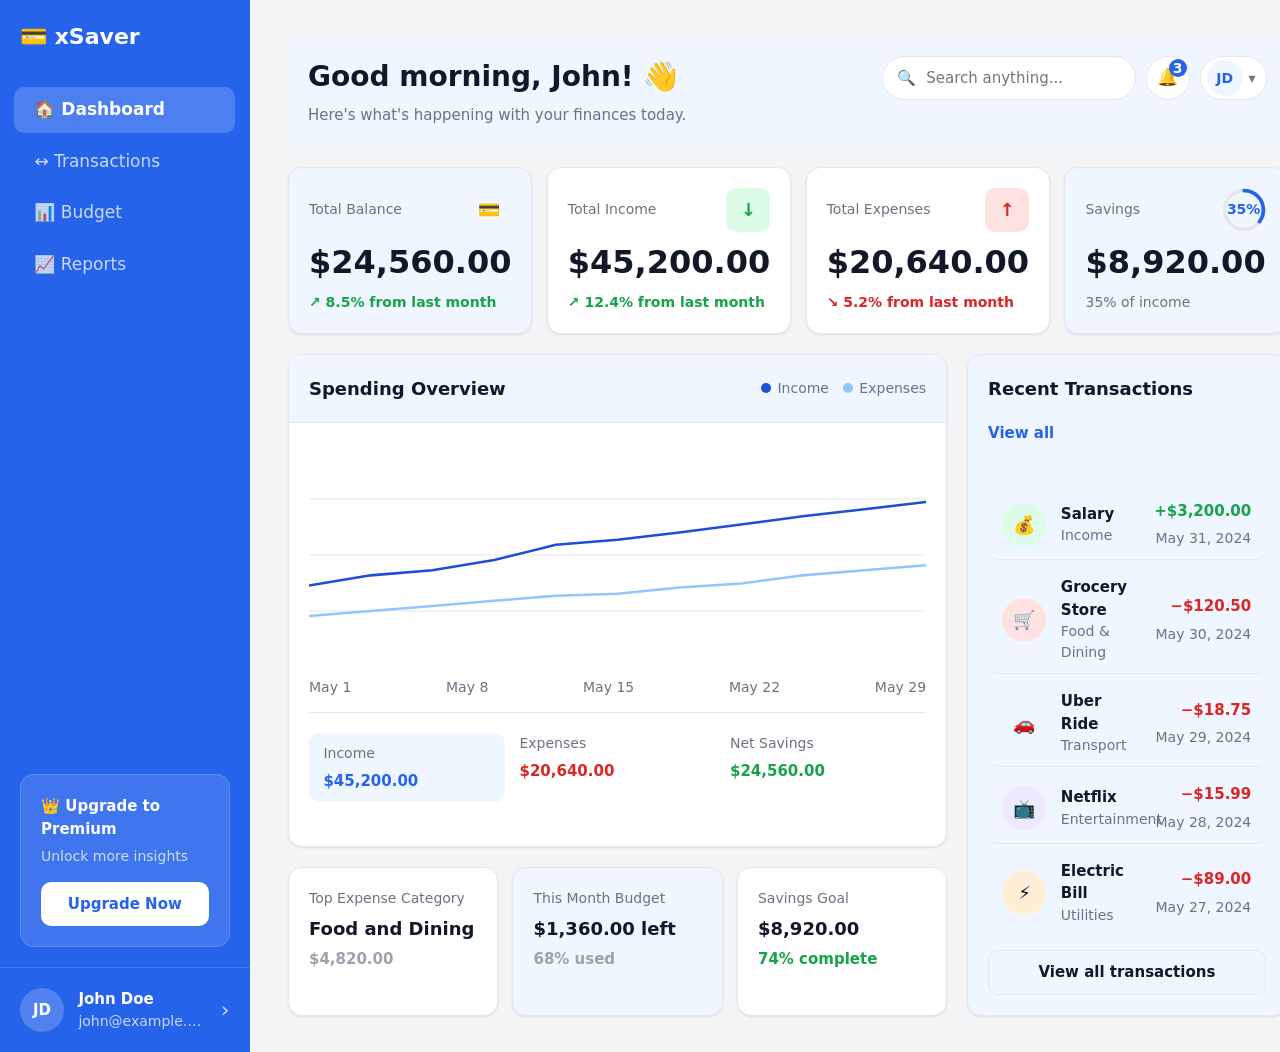
<file: index.html>
<!DOCTYPE html>
<html lang="en">
<head>
    <meta charset="UTF-8">
    <meta name="viewport" content="width=device-width, initial-scale=1.0">
    <title>xSaver</title>
    <link rel="stylesheet" href="styles.css">
</head>
<body>
    <div class="container">
        <!-- Mobile top bar -->
        <nav class="navbar" aria-label="Site header">
            <a href="index.html" class="navbar-brand">
                <strong>💳 xSaver</strong>
                <span>Track. Manage. Save More</span>
            </a>
            <button
                type="button"
                class="menu-btn"
                popovertarget="sidebar-popover"
                popovertargetaction="toggle"
                aria-label="Open menu"
            >
                ☰
            </button>
        </nav>

        <!-- Desktop sidebar (hidden on mobile) -->
        <aside class="sidebar" aria-label="Sidebar navigation">
            <div class="sidebar-logo">💳 xSaver</div>

            <nav class="menu" aria-label="Main navigation">
                <a href="index.html" class="menu-item active">🏠 Dashboard</a>
                <a href="transaction.html" class="menu-item">↔ Transactions</a>
                <a href="budget.html" class="menu-item">📊 Budget</a>
                <a href="reports.html" class="menu-item">📈 Reports</a>
            </nav>

            <div class="upgrade">
                <p class="upgrade-label">👑 Upgrade to Premium</p>
                <p class="upgrade-text">Unlock more insights</p>
                <button type="button" class="btn btn-white">Upgrade Now</button>
            </div>

            <div class="sidebar-user">
                <div class="avatar" aria-hidden="true">JD</div>
                <div class="sidebar-user-info">
                    <span class="sidebar-user-name">John Doe</span>
                    <span class="sidebar-user-email">john@example.com</span>
                </div>
                <span class="sidebar-user-chevron" aria-hidden="true">›</span>
            </div>
        </aside>

        <!-- Mobile popover sidebar -->
        <div id="sidebar-popover" popover="auto" class="sidebar-popover">
            <div class="sidebar-header">
                <div class="sidebar-logo">💳 xSaver</div>
                <button
                    type="button"
                    class="close-btn"
                    popovertarget="sidebar-popover"
                    popovertargetaction="hide"
                    aria-label="Close menu"
                >
                    ✕
                </button>
            </div>

            <nav class="menu" aria-label="Main navigation">
                <a href="index.html" class="menu-item active">🏠 Dashboard</a>
                <a href="transaction.html" class="menu-item">↔ Transactions</a>
                <a href="budget.html" class="menu-item">📊 Budget</a>
                <a href="reports.html" class="menu-item">📈 Reports</a>
            </nav>

            <div class="upgrade">
                <p class="upgrade-label">👑 Upgrade to Premium</p>
                <p class="upgrade-text">Unlock more insights</p>
                <button type="button" class="btn btn-white">Upgrade Now</button>
            </div>

            <div class="sidebar-user">
                <div class="avatar" aria-hidden="true">JD</div>
                <div class="sidebar-user-info">
                    <span class="sidebar-user-name">John Doe</span>
                    <span class="sidebar-user-email">john@example.com</span>
                </div>
                <span class="sidebar-user-chevron" aria-hidden="true">›</span>
            </div>
        </div>

        <main class="main">
            <!-- Page header -->
            <header class="page-header">
                <div class="page-header-text">
                    <h1 class="page-title">Good morning, John! 👋</h1>
                    <p class="page-subtitle">Here's what's happening with your finances today.</p>
                </div>
                <div class="page-header-actions">
                    <label class="search-bar">
                        <span class="search-icon" aria-hidden="true">🔍</span>
                        <input type="search" placeholder="Search anything..." aria-label="Search">
                    </label>
                    <button type="button" class="icon-btn" aria-label="Notifications">
                        🔔
                        <span class="badge">3</span>
                    </button>
                    <button type="button" class="profile-btn" aria-label="Open profile menu">
                        <span class="avatar avatar-sm">JD</span>
                        <span class="profile-chevron" aria-hidden="true">▾</span>
                    </button>
                </div>
            </header>

            <!-- Stats row -->
            <section class="stats-grid" aria-label="Financial summary">
                <article class="card stat-card">
                    <div class="stat-card-top">
                        <span class="label">Total Balance</span>
                        <span class="stat-icon stat-icon-blue" aria-hidden="true">💳</span>
                    </div>
                    <p class="stat-value">$24,560.00</p>
                    <p class="trend trend-up">↗ 8.5% from last month</p>
                </article>

                <article class="card stat-card">
                    <div class="stat-card-top">
                        <span class="label">Total Income</span>
                        <span class="stat-icon stat-icon-green" aria-hidden="true">↓</span>
                    </div>
                    <p class="stat-value">$45,200.00</p>
                    <p class="trend trend-up">↗ 12.4% from last month</p>
                </article>

                <article class="card stat-card">
                    <div class="stat-card-top">
                        <span class="label">Total Expenses</span>
                        <span class="stat-icon stat-icon-red" aria-hidden="true">↑</span>
                    </div>
                    <p class="stat-value">$20,640.00</p>
                    <p class="trend trend-down">↘ 5.2% from last month</p>
                </article>

                <article class="card stat-card stat-card-savings">
                    <div class="stat-card-top">
                        <span class="label">Savings</span>
                        <div class="savings-ring" aria-label="35 percent of income saved">
                            <svg viewBox="0 0 36 36" role="img" aria-hidden="true">
                                <circle class="ring-bg" cx="18" cy="18" r="15.9"/>
                                <circle class="ring-fill" cx="18" cy="18" r="15.9"/>
                            </svg>
                            <span class="ring-label">35%</span>
                        </div>
                    </div>
                    <p class="stat-value">$8,920.00</p>
                    <p class="label">35% of income</p>
                </article>
            </section>

            <!-- Dashboard body -->
            <div class="dashboard-grid">
                <section class="dashboard-primary" aria-label="Spending overview">
                    <article class="card chart-card">
                        <div class="card-header">
                            <h2 class="card-title">Spending Overview</h2>
                            <div class="chart-legend">
                                <span class="legend-item"><span class="legend-dot legend-income"></span> Income</span>
                                <span class="legend-item"><span class="legend-dot legend-expense"></span> Expenses</span>
                            </div>
                        </div>

                        <div class="chart-wrap">
                            <svg class="line-chart" viewBox="0 0 600 220" preserveAspectRatio="none" aria-label="Income and expenses line chart for May" role="img">
                                <line x1="0" y1="55" x2="600" y2="55" class="chart-grid-line"/>
                                <line x1="0" y1="110" x2="600" y2="110" class="chart-grid-line"/>
                                <line x1="0" y1="165" x2="600" y2="165" class="chart-grid-line"/>
                                <polyline class="chart-line chart-line-income" points="0,140 60,130 120,125 180,115 240,100 300,95 360,88 420,80 480,72 540,65 600,58"/>
                                <polyline class="chart-line chart-line-expense" points="0,170 60,165 120,160 180,155 240,150 300,148 360,142 420,138 480,130 540,125 600,120"/>
                            </svg>
                            <div class="chart-labels">
                                <span>May 1</span>
                                <span>May 8</span>
                                <span>May 15</span>
                                <span>May 22</span>
                                <span>May 29</span>
                            </div>
                        </div>

                        <div class="chart-summary">
                            <div class="chart-summary-item">
                                <span class="label">Income</span>
                                <span class="value value-blue">$45,200.00</span>
                            </div>
                            <div class="chart-summary-item">
                                <span class="label">Expenses</span>
                                <span class="value value-red">$20,640.00</span>
                            </div>
                            <div class="chart-summary-item">
                                <span class="label">Net Savings</span>
                                <span class="value value-green">$24,560.00</span>
                            </div>
                        </div>
                    </article>

                    <div class="mini-cards">
                        <article class="card mini-card">
                            <span class="label">Top Expense Category</span>
                            <p class="mini-card-value">Food and Dining</p>
                            <p class="value">$4,820.00</p>
                        </article>
                        <article class="card mini-card">
                            <span class="label">This Month Budget</span>
                            <p class="mini-card-value">$1,360.00 left</p>
                            <p class="value">68% used</p>
                        </article>
                        <article class="card mini-card">
                            <span class="label">Savings Goal</span>
                            <p class="mini-card-value">$8,920.00</p>
                            <p class="value value-green">74% complete</p>
                        </article>
                    </div>
                </section>

                <section class="card transactions-card" aria-label="Recent transactions">
                    <div class="card-header">
                        <h2 class="card-title">Recent Transactions</h2>
                        <a href="transaction.html" class="link">View all</a>
                    </div>

                    <ul class="transaction-list">
                        <li class="transaction-item">
                            <span class="transaction-icon transaction-icon-green" aria-hidden="true">💰</span>
                            <div class="transaction-info">
                                <span class="transaction-name">Salary</span>
                                <span class="label">Income</span>
                            </div>
                            <div class="transaction-meta">
                                <span class="transaction-amount amount-positive">+$3,200.00</span>
                                <span class="label">May 31, 2024</span>
                            </div>
                        </li>
                        <li class="transaction-item">
                            <span class="transaction-icon transaction-icon-red" aria-hidden="true">🛒</span>
                            <div class="transaction-info">
                                <span class="transaction-name">Grocery Store</span>
                                <span class="label">Food &amp; Dining</span>
                            </div>
                            <div class="transaction-meta">
                                <span class="transaction-amount amount-negative">−$120.50</span>
                                <span class="label">May 30, 2024</span>
                            </div>
                        </li>
                        <li class="transaction-item">
                            <span class="transaction-icon transaction-icon-blue" aria-hidden="true">🚗</span>
                            <div class="transaction-info">
                                <span class="transaction-name">Uber Ride</span>
                                <span class="label">Transport</span>
                            </div>
                            <div class="transaction-meta">
                                <span class="transaction-amount amount-negative">−$18.75</span>
                                <span class="label">May 29, 2024</span>
                            </div>
                        </li>
                        <li class="transaction-item">
                            <span class="transaction-icon transaction-icon-purple" aria-hidden="true">📺</span>
                            <div class="transaction-info">
                                <span class="transaction-name">Netflix</span>
                                <span class="label">Entertainment</span>
                            </div>
                            <div class="transaction-meta">
                                <span class="transaction-amount amount-negative">−$15.99</span>
                                <span class="label">May 28, 2024</span>
                            </div>
                        </li>
                        <li class="transaction-item">
                            <span class="transaction-icon transaction-icon-orange" aria-hidden="true">⚡</span>
                            <div class="transaction-info">
                                <span class="transaction-name">Electric Bill</span>
                                <span class="label">Utilities</span>
                            </div>
                            <div class="transaction-meta">
                                <span class="transaction-amount amount-negative">−$89.00</span>
                                <span class="label">May 27, 2024</span>
                            </div>
                        </li>
                    </ul>

                    <a href="transaction.html" class="btn btn-outline btn-full">View all transactions</a>
                </section>
            </div>
        </main>
    </div>
</body>
</html>
</file>
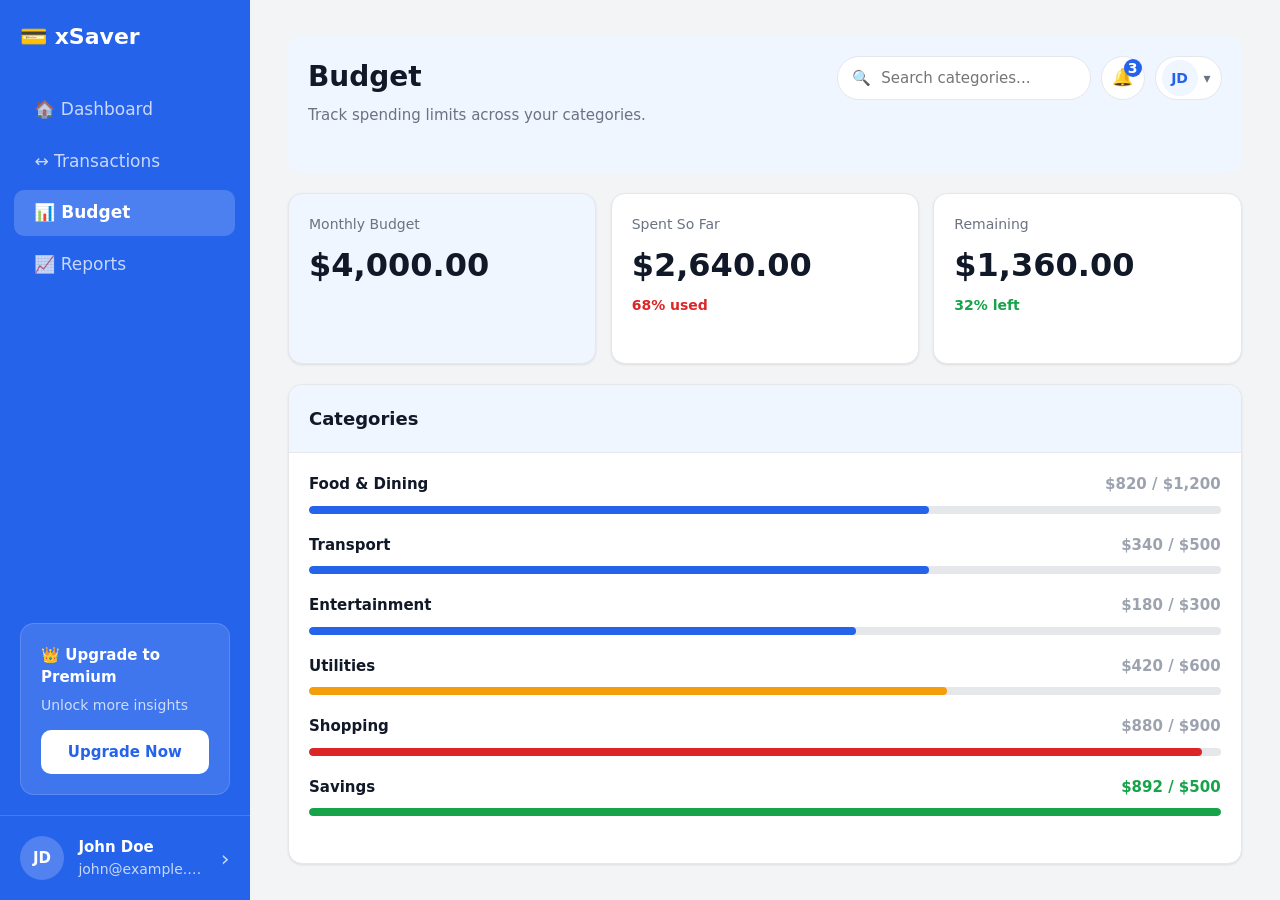
<file: budget.html>
<!DOCTYPE html>
<html lang="en">
<head>
    <meta charset="UTF-8">
    <meta name="viewport" content="width=device-width, initial-scale=1.0">
    <title>xSaver — Budget</title>
    <link rel="stylesheet" href="styles.css">
</head>
<body>
    <div class="container">
        <nav class="navbar" aria-label="Site header">
            <a href="index.html" class="navbar-brand">
                <strong>💳 xSaver</strong>
                <span>Track. Manage. Save More</span>
            </a>
            <button
                type="button"
                class="menu-btn"
                popovertarget="sidebar-popover"
                popovertargetaction="toggle"
                aria-label="Open menu"
            >
                ☰
            </button>
        </nav>

        <aside class="sidebar" aria-label="Sidebar navigation">
            <div class="sidebar-logo">💳 xSaver</div>

            <nav class="menu" aria-label="Main navigation">
                <a href="index.html" class="menu-item">🏠 Dashboard</a>
                <a href="transaction.html" class="menu-item">↔ Transactions</a>
                <a href="budget.html" class="menu-item active">📊 Budget</a>
                <a href="reports.html" class="menu-item">📈 Reports</a>
            </nav>

            <div class="upgrade">
                <p class="upgrade-label">👑 Upgrade to Premium</p>
                <p class="upgrade-text">Unlock more insights</p>
                <button type="button" class="btn btn-white">Upgrade Now</button>
            </div>

            <div class="sidebar-user">
                <div class="avatar" aria-hidden="true">JD</div>
                <div class="sidebar-user-info">
                    <span class="sidebar-user-name">John Doe</span>
                    <span class="sidebar-user-email">john@example.com</span>
                </div>
                <span class="sidebar-user-chevron" aria-hidden="true">›</span>
            </div>
        </aside>

        <div id="sidebar-popover" popover="auto" class="sidebar-popover">
            <div class="sidebar-header">
                <div class="sidebar-logo">💳 xSaver</div>
                <button
                    type="button"
                    class="close-btn"
                    popovertarget="sidebar-popover"
                    popovertargetaction="hide"
                    aria-label="Close menu"
                >
                    ✕
                </button>
            </div>

            <nav class="menu" aria-label="Main navigation">
                <a href="index.html" class="menu-item">🏠 Dashboard</a>
                <a href="transaction.html" class="menu-item">↔ Transactions</a>
                <a href="budget.html" class="menu-item active">📊 Budget</a>
                <a href="reports.html" class="menu-item">📈 Reports</a>
            </nav>

            <div class="upgrade">
                <p class="upgrade-label">👑 Upgrade to Premium</p>
                <p class="upgrade-text">Unlock more insights</p>
                <button type="button" class="btn btn-white">Upgrade Now</button>
            </div>

            <div class="sidebar-user">
                <div class="avatar" aria-hidden="true">JD</div>
                <div class="sidebar-user-info">
                    <span class="sidebar-user-name">John Doe</span>
                    <span class="sidebar-user-email">john@example.com</span>
                </div>
                <span class="sidebar-user-chevron" aria-hidden="true">›</span>
            </div>
        </div>

        <main class="main">
            <header class="page-header">
                <div class="page-header-text">
                    <h1 class="page-title">Budget</h1>
                    <p class="page-subtitle">Track spending limits across your categories.</p>
                </div>
                <div class="page-header-actions">
                    <label class="search-bar">
                        <span class="search-icon" aria-hidden="true">🔍</span>
                        <input type="search" placeholder="Search categories..." aria-label="Search categories">
                    </label>
                    <button type="button" class="icon-btn" aria-label="Notifications">
                        🔔
                        <span class="badge">3</span>
                    </button>
                    <button type="button" class="profile-btn" aria-label="Open profile menu">
                        <span class="avatar avatar-sm">JD</span>
                        <span class="profile-chevron" aria-hidden="true">▾</span>
                    </button>
                </div>
            </header>

            <section class="stats-grid stats-grid-compact" aria-label="Budget summary">
                <article class="card stat-card">
                    <span class="label">Monthly Budget</span>
                    <p class="stat-value">$4,000.00</p>
                </article>
                <article class="card stat-card">
                    <span class="label">Spent So Far</span>
                    <p class="stat-value">$2,640.00</p>
                    <p class="trend trend-down">68% used</p>
                </article>
                <article class="card stat-card">
                    <span class="label">Remaining</span>
                    <p class="stat-value">$1,360.00</p>
                    <p class="trend trend-up">32% left</p>
                </article>
            </section>

            <section class="card budget-list" aria-label="Budget categories">
                <div class="card-header">
                    <h2 class="card-title">Categories</h2>
                </div>

                <ul class="budget-items">
                    <li class="budget-item">
                        <div class="budget-item-top">
                            <span class="transaction-name">Food &amp; Dining</span>
                            <span class="value">$820 / $1,200</span>
                        </div>
                        <div class="budget-bar" role="progressbar" aria-valuenow="68" aria-valuemin="0" aria-valuemax="100">
                            <span class="budget-bar-fill" style="width: 68%"></span>
                        </div>
                    </li>
                    <li class="budget-item">
                        <div class="budget-item-top">
                            <span class="transaction-name">Transport</span>
                            <span class="value">$340 / $500</span>
                        </div>
                        <div class="budget-bar" role="progressbar" aria-valuenow="68" aria-valuemin="0" aria-valuemax="100">
                            <span class="budget-bar-fill" style="width: 68%"></span>
                        </div>
                    </li>
                    <li class="budget-item">
                        <div class="budget-item-top">
                            <span class="transaction-name">Entertainment</span>
                            <span class="value">$180 / $300</span>
                        </div>
                        <div class="budget-bar" role="progressbar" aria-valuenow="60" aria-valuemin="0" aria-valuemax="100">
                            <span class="budget-bar-fill" style="width: 60%"></span>
                        </div>
                    </li>
                    <li class="budget-item">
                        <div class="budget-item-top">
                            <span class="transaction-name">Utilities</span>
                            <span class="value">$420 / $600</span>
                        </div>
                        <div class="budget-bar" role="progressbar" aria-valuenow="70" aria-valuemin="0" aria-valuemax="100">
                            <span class="budget-bar-fill budget-bar-fill-warn" style="width: 70%"></span>
                        </div>
                    </li>
                    <li class="budget-item">
                        <div class="budget-item-top">
                            <span class="transaction-name">Shopping</span>
                            <span class="value">$880 / $900</span>
                        </div>
                        <div class="budget-bar" role="progressbar" aria-valuenow="98" aria-valuemin="0" aria-valuemax="100">
                            <span class="budget-bar-fill budget-bar-fill-danger" style="width: 98%"></span>
                        </div>
                    </li>
                    <li class="budget-item">
                        <div class="budget-item-top">
                            <span class="transaction-name">Savings</span>
                            <span class="value value-green">$892 / $500</span>
                        </div>
                        <div class="budget-bar" role="progressbar" aria-valuenow="100" aria-valuemin="0" aria-valuemax="100">
                            <span class="budget-bar-fill budget-bar-fill-success" style="width: 100%"></span>
                        </div>
                    </li>
                </ul>
            </section>
        </main>
    </div>
</body>
</html>
</file>
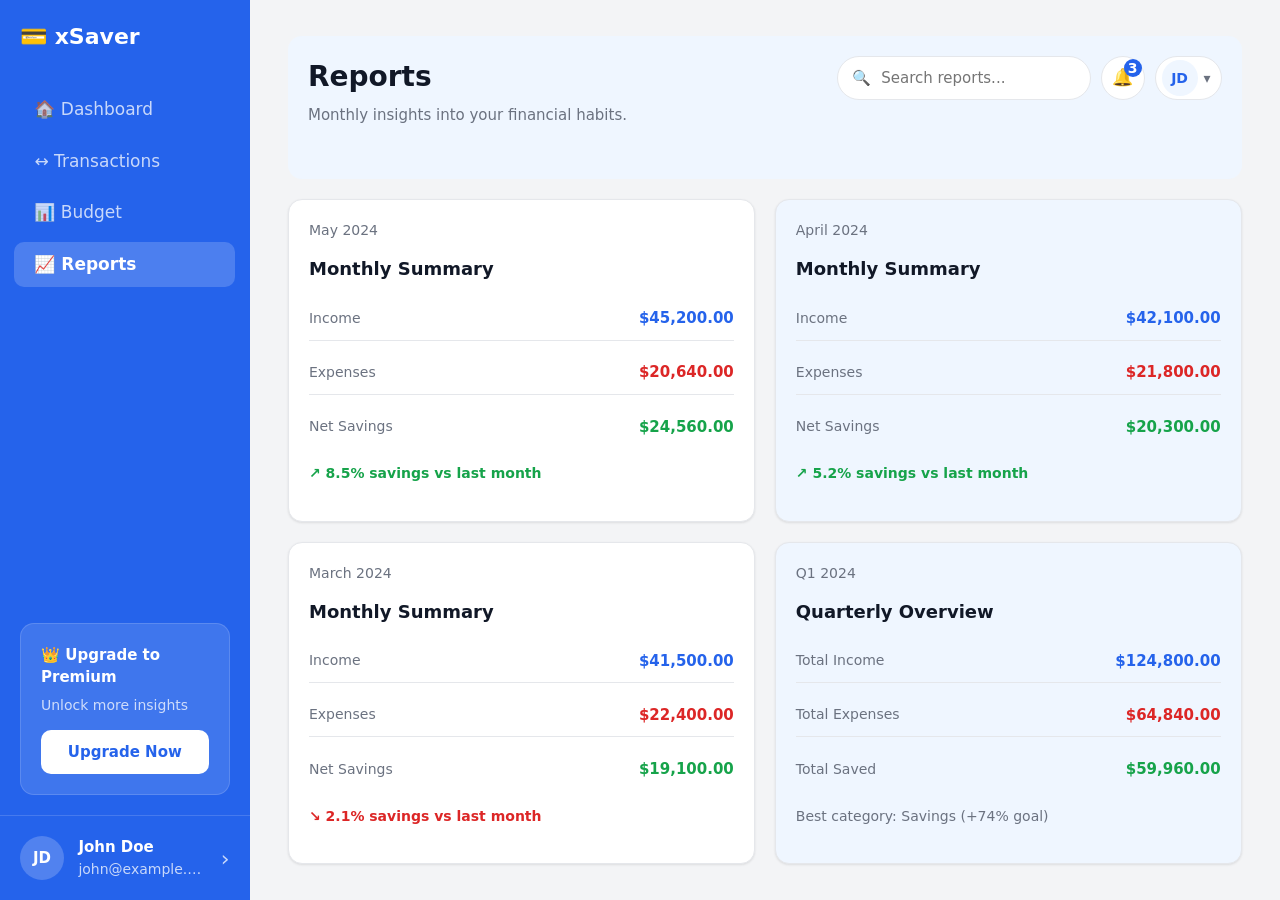
<file: reports.html>
<!DOCTYPE html>
<html lang="en">
<head>
    <meta charset="UTF-8">
    <meta name="viewport" content="width=device-width, initial-scale=1.0">
    <title>xSaver — Reports</title>
    <link rel="stylesheet" href="styles.css">
</head>
<body>
    <div class="container">
        <nav class="navbar" aria-label="Site header">
            <a href="index.html" class="navbar-brand">
                <strong>💳 xSaver</strong>
                <span>Track. Manage. Save More</span>
            </a>
            <button
                type="button"
                class="menu-btn"
                popovertarget="sidebar-popover"
                popovertargetaction="toggle"
                aria-label="Open menu"
            >
                ☰
            </button>
        </nav>

        <aside class="sidebar" aria-label="Sidebar navigation">
            <div class="sidebar-logo">💳 xSaver</div>

            <nav class="menu" aria-label="Main navigation">
                <a href="index.html" class="menu-item">🏠 Dashboard</a>
                <a href="transaction.html" class="menu-item">↔ Transactions</a>
                <a href="budget.html" class="menu-item">📊 Budget</a>
                <a href="reports.html" class="menu-item active">📈 Reports</a>
            </nav>

            <div class="upgrade">
                <p class="upgrade-label">👑 Upgrade to Premium</p>
                <p class="upgrade-text">Unlock more insights</p>
                <button type="button" class="btn btn-white">Upgrade Now</button>
            </div>

            <div class="sidebar-user">
                <div class="avatar" aria-hidden="true">JD</div>
                <div class="sidebar-user-info">
                    <span class="sidebar-user-name">John Doe</span>
                    <span class="sidebar-user-email">john@example.com</span>
                </div>
                <span class="sidebar-user-chevron" aria-hidden="true">›</span>
            </div>
        </aside>

        <div id="sidebar-popover" popover="auto" class="sidebar-popover">
            <div class="sidebar-header">
                <div class="sidebar-logo">💳 xSaver</div>
                <button
                    type="button"
                    class="close-btn"
                    popovertarget="sidebar-popover"
                    popovertargetaction="hide"
                    aria-label="Close menu"
                >
                    ✕
                </button>
            </div>

            <nav class="menu" aria-label="Main navigation">
                <a href="index.html" class="menu-item">🏠 Dashboard</a>
                <a href="transaction.html" class="menu-item">↔ Transactions</a>
                <a href="budget.html" class="menu-item">📊 Budget</a>
                <a href="reports.html" class="menu-item active">📈 Reports</a>
            </nav>

            <div class="upgrade">
                <p class="upgrade-label">👑 Upgrade to Premium</p>
                <p class="upgrade-text">Unlock more insights</p>
                <button type="button" class="btn btn-white">Upgrade Now</button>
            </div>

            <div class="sidebar-user">
                <div class="avatar" aria-hidden="true">JD</div>
                <div class="sidebar-user-info">
                    <span class="sidebar-user-name">John Doe</span>
                    <span class="sidebar-user-email">john@example.com</span>
                </div>
                <span class="sidebar-user-chevron" aria-hidden="true">›</span>
            </div>
        </div>

        <main class="main">
            <header class="page-header">
                <div class="page-header-text">
                    <h1 class="page-title">Reports</h1>
                    <p class="page-subtitle">Monthly insights into your financial habits.</p>
                </div>
                <div class="page-header-actions">
                    <label class="search-bar">
                        <span class="search-icon" aria-hidden="true">🔍</span>
                        <input type="search" placeholder="Search reports..." aria-label="Search reports">
                    </label>
                    <button type="button" class="icon-btn" aria-label="Notifications">
                        🔔
                        <span class="badge">3</span>
                    </button>
                    <button type="button" class="profile-btn" aria-label="Open profile menu">
                        <span class="avatar avatar-sm">JD</span>
                        <span class="profile-chevron" aria-hidden="true">▾</span>
                    </button>
                </div>
            </header>

            <section class="reports-grid" aria-label="Monthly reports">
                <article class="card report-card">
                    <span class="label">May 2024</span>
                    <h2 class="report-card-title">Monthly Summary</h2>
                    <ul class="report-stats">
                        <li><span class="label">Income</span><span class="value value-blue">$45,200.00</span></li>
                        <li><span class="label">Expenses</span><span class="value value-red">$20,640.00</span></li>
                        <li><span class="label">Net Savings</span><span class="value value-green">$24,560.00</span></li>
                    </ul>
                    <p class="trend trend-up">↗ 8.5% savings vs last month</p>
                </article>

                <article class="card report-card">
                    <span class="label">April 2024</span>
                    <h2 class="report-card-title">Monthly Summary</h2>
                    <ul class="report-stats">
                        <li><span class="label">Income</span><span class="value value-blue">$42,100.00</span></li>
                        <li><span class="label">Expenses</span><span class="value value-red">$21,800.00</span></li>
                        <li><span class="label">Net Savings</span><span class="value value-green">$20,300.00</span></li>
                    </ul>
                    <p class="trend trend-up">↗ 5.2% savings vs last month</p>
                </article>

                <article class="card report-card">
                    <span class="label">March 2024</span>
                    <h2 class="report-card-title">Monthly Summary</h2>
                    <ul class="report-stats">
                        <li><span class="label">Income</span><span class="value value-blue">$41,500.00</span></li>
                        <li><span class="label">Expenses</span><span class="value value-red">$22,400.00</span></li>
                        <li><span class="label">Net Savings</span><span class="value value-green">$19,100.00</span></li>
                    </ul>
                    <p class="trend trend-down">↘ 2.1% savings vs last month</p>
                </article>

                <article class="card report-card">
                    <span class="label">Q1 2024</span>
                    <h2 class="report-card-title">Quarterly Overview</h2>
                    <ul class="report-stats">
                        <li><span class="label">Total Income</span><span class="value value-blue">$124,800.00</span></li>
                        <li><span class="label">Total Expenses</span><span class="value value-red">$64,840.00</span></li>
                        <li><span class="label">Total Saved</span><span class="value value-green">$59,960.00</span></li>
                    </ul>
                    <p class="label">Best category: Savings (+74% goal)</p>
                </article>
            </section>
        </main>
    </div>
</body>
</html>
</file>
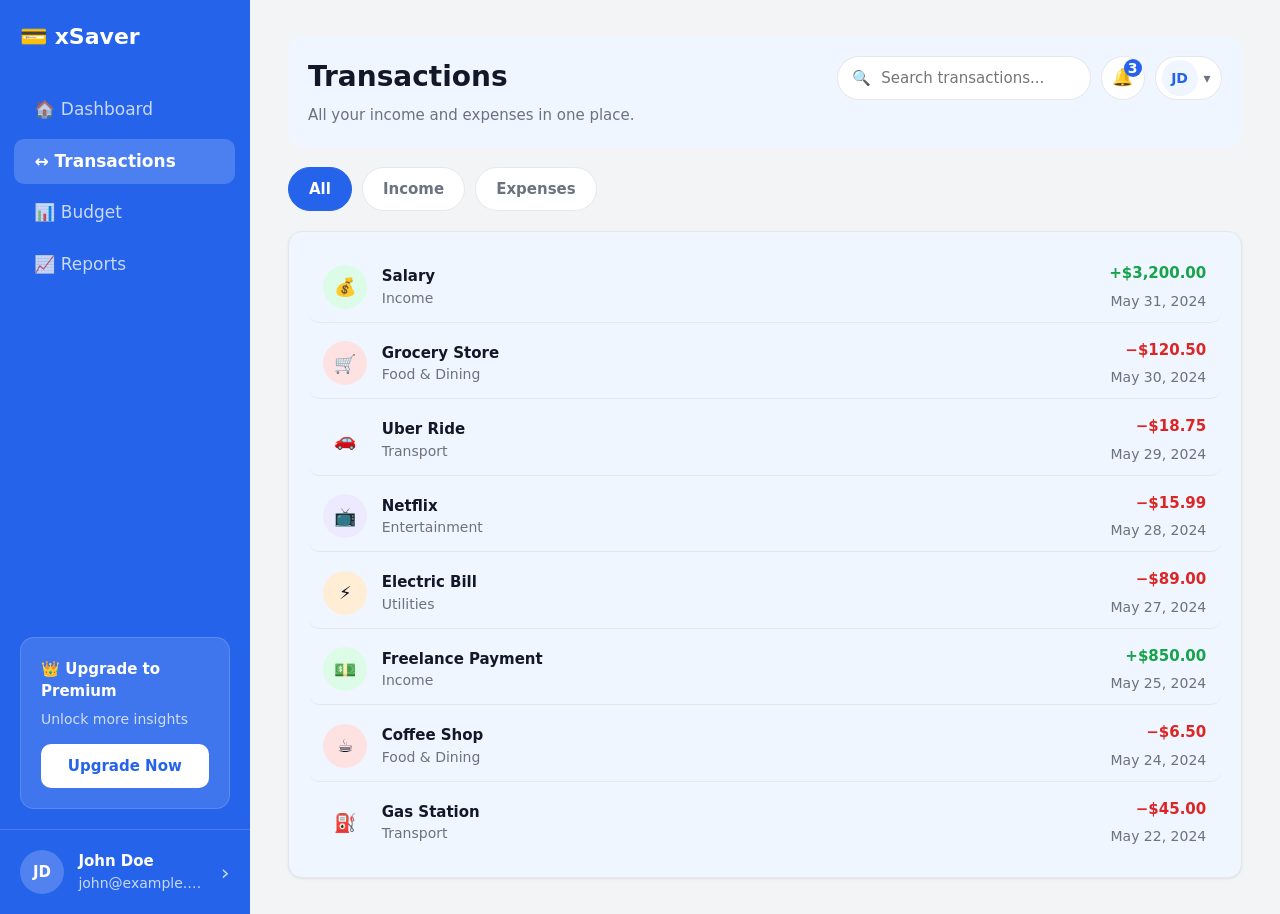
<file: transaction.html>
<!DOCTYPE html>
<html lang="en">
<head>
    <meta charset="UTF-8">
    <meta name="viewport" content="width=device-width, initial-scale=1.0">
    <title>xSaver — Transactions</title>
    <link rel="stylesheet" href="styles.css">
</head>
<body>
    <div class="container">
        <nav class="navbar" aria-label="Site header">
            <a href="index.html" class="navbar-brand">
                <strong>💳 xSaver</strong>
                <span>Track. Manage. Save More</span>
            </a>
            <button
                type="button"
                class="menu-btn"
                popovertarget="sidebar-popover"
                popovertargetaction="toggle"
                aria-label="Open menu"
            >
                ☰
            </button>
        </nav>

        <aside class="sidebar" aria-label="Sidebar navigation">
            <div class="sidebar-logo">💳 xSaver</div>

            <nav class="menu" aria-label="Main navigation">
                <a href="index.html" class="menu-item">🏠 Dashboard</a>
                <a href="transaction.html" class="menu-item active">↔ Transactions</a>
                <a href="budget.html" class="menu-item">📊 Budget</a>
                <a href="reports.html" class="menu-item">📈 Reports</a>
            </nav>

            <div class="upgrade">
                <p class="upgrade-label">👑 Upgrade to Premium</p>
                <p class="upgrade-text">Unlock more insights</p>
                <button type="button" class="btn btn-white">Upgrade Now</button>
            </div>

            <div class="sidebar-user">
                <div class="avatar" aria-hidden="true">JD</div>
                <div class="sidebar-user-info">
                    <span class="sidebar-user-name">John Doe</span>
                    <span class="sidebar-user-email">john@example.com</span>
                </div>
                <span class="sidebar-user-chevron" aria-hidden="true">›</span>
            </div>
        </aside>

        <div id="sidebar-popover" popover="auto" class="sidebar-popover">
            <div class="sidebar-header">
                <div class="sidebar-logo">💳 xSaver</div>
                <button
                    type="button"
                    class="close-btn"
                    popovertarget="sidebar-popover"
                    popovertargetaction="hide"
                    aria-label="Close menu"
                >
                    ✕
                </button>
            </div>

            <nav class="menu" aria-label="Main navigation">
                <a href="index.html" class="menu-item">🏠 Dashboard</a>
                <a href="transaction.html" class="menu-item active">↔ Transactions</a>
                <a href="budget.html" class="menu-item">📊 Budget</a>
                <a href="reports.html" class="menu-item">📈 Reports</a>
            </nav>

            <div class="upgrade">
                <p class="upgrade-label">👑 Upgrade to Premium</p>
                <p class="upgrade-text">Unlock more insights</p>
                <button type="button" class="btn btn-white">Upgrade Now</button>
            </div>

            <div class="sidebar-user">
                <div class="avatar" aria-hidden="true">JD</div>
                <div class="sidebar-user-info">
                    <span class="sidebar-user-name">John Doe</span>
                    <span class="sidebar-user-email">john@example.com</span>
                </div>
                <span class="sidebar-user-chevron" aria-hidden="true">›</span>
            </div>
        </div>

        <main class="main">
            <header class="page-header">
                <div class="page-header-text">
                    <h1 class="page-title">Transactions</h1>
                    <p class="page-subtitle">All your income and expenses in one place.</p>
                </div>
                <div class="page-header-actions">
                    <label class="search-bar">
                        <span class="search-icon" aria-hidden="true">🔍</span>
                        <input type="search" placeholder="Search transactions..." aria-label="Search transactions">
                    </label>
                    <button type="button" class="icon-btn" aria-label="Notifications">
                        🔔
                        <span class="badge">3</span>
                    </button>
                    <button type="button" class="profile-btn" aria-label="Open profile menu">
                        <span class="avatar avatar-sm">JD</span>
                        <span class="profile-chevron" aria-hidden="true">▾</span>
                    </button>
                </div>
            </header>

            <div class="filter-tabs" role="tablist" aria-label="Filter transactions">
                <button type="button" class="filter-tab active">All</button>
                <button type="button" class="filter-tab">Income</button>
                <button type="button" class="filter-tab">Expenses</button>
            </div>

            <section class="card transactions-card transactions-page" aria-label="All transactions">
                <ul class="transaction-list">
                    <li class="transaction-item">
                        <span class="transaction-icon transaction-icon-green" aria-hidden="true">💰</span>
                        <div class="transaction-info">
                            <span class="transaction-name">Salary</span>
                            <span class="label">Income</span>
                        </div>
                        <div class="transaction-meta">
                            <span class="transaction-amount amount-positive">+$3,200.00</span>
                            <span class="label">May 31, 2024</span>
                        </div>
                    </li>
                    <li class="transaction-item">
                        <span class="transaction-icon transaction-icon-red" aria-hidden="true">🛒</span>
                        <div class="transaction-info">
                            <span class="transaction-name">Grocery Store</span>
                            <span class="label">Food &amp; Dining</span>
                        </div>
                        <div class="transaction-meta">
                            <span class="transaction-amount amount-negative">−$120.50</span>
                            <span class="label">May 30, 2024</span>
                        </div>
                    </li>
                    <li class="transaction-item">
                        <span class="transaction-icon transaction-icon-blue" aria-hidden="true">🚗</span>
                        <div class="transaction-info">
                            <span class="transaction-name">Uber Ride</span>
                            <span class="label">Transport</span>
                        </div>
                        <div class="transaction-meta">
                            <span class="transaction-amount amount-negative">−$18.75</span>
                            <span class="label">May 29, 2024</span>
                        </div>
                    </li>
                    <li class="transaction-item">
                        <span class="transaction-icon transaction-icon-purple" aria-hidden="true">📺</span>
                        <div class="transaction-info">
                            <span class="transaction-name">Netflix</span>
                            <span class="label">Entertainment</span>
                        </div>
                        <div class="transaction-meta">
                            <span class="transaction-amount amount-negative">−$15.99</span>
                            <span class="label">May 28, 2024</span>
                        </div>
                    </li>
                    <li class="transaction-item">
                        <span class="transaction-icon transaction-icon-orange" aria-hidden="true">⚡</span>
                        <div class="transaction-info">
                            <span class="transaction-name">Electric Bill</span>
                            <span class="label">Utilities</span>
                        </div>
                        <div class="transaction-meta">
                            <span class="transaction-amount amount-negative">−$89.00</span>
                            <span class="label">May 27, 2024</span>
                        </div>
                    </li>
                    <li class="transaction-item">
                        <span class="transaction-icon transaction-icon-green" aria-hidden="true">💵</span>
                        <div class="transaction-info">
                            <span class="transaction-name">Freelance Payment</span>
                            <span class="label">Income</span>
                        </div>
                        <div class="transaction-meta">
                            <span class="transaction-amount amount-positive">+$850.00</span>
                            <span class="label">May 25, 2024</span>
                        </div>
                    </li>
                    <li class="transaction-item">
                        <span class="transaction-icon transaction-icon-red" aria-hidden="true">☕</span>
                        <div class="transaction-info">
                            <span class="transaction-name">Coffee Shop</span>
                            <span class="label">Food &amp; Dining</span>
                        </div>
                        <div class="transaction-meta">
                            <span class="transaction-amount amount-negative">−$6.50</span>
                            <span class="label">May 24, 2024</span>
                        </div>
                    </li>
                    <li class="transaction-item">
                        <span class="transaction-icon transaction-icon-blue" aria-hidden="true">⛽</span>
                        <div class="transaction-info">
                            <span class="transaction-name">Gas Station</span>
                            <span class="label">Transport</span>
                        </div>
                        <div class="transaction-meta">
                            <span class="transaction-amount amount-negative">−$45.00</span>
                            <span class="label">May 22, 2024</span>
                        </div>
                    </li>
                </ul>
            </section>
        </main>
    </div>
</body>
</html>
</file>
<file: styles.css>
/* =============================================
   Design tokens
   ============================================= */
:root {
    /* Base palette */
    --color-white: #ffffff;
    --color-blue: #2563eb;
    --color-blue-dark: #1d4ed8;
    --color-blue-light: #eff6ff;
    --color-black: #111827;
    --color-grey: #6b7280;
    --color-grey-light: #9ca3af;
    --color-grey-border: #e5e7eb;
    --color-green: #16a34a;
    --color-green-light: #dcfce7;
    --color-red: #dc2626;
    --color-red-light: #fee2e2;
    --color-purple-light: #ede9fe;
    --color-orange-light: #ffedd5;

    /* Semantic colors */
    --color-bg: #f3f4f6;
    --color-text: var(--color-black);
    --color-text-muted: var(--color-grey);
    --color-text-value: var(--color-grey-light);
    --color-accent: var(--color-blue);
    --color-accent-hover: var(--color-blue-dark);
    --color-border: var(--color-grey-border);
    --color-surface: var(--color-white);
    --color-surface-muted: var(--color-blue-light);
    --color-sidebar-bg: var(--color-blue);
    --color-sidebar-text: var(--color-white);
    --color-sidebar-muted: rgba(255, 255, 255, 0.75);
    --color-nav-bg: var(--color-white);
    --color-nav-text: var(--color-blue);

    /* Fluid typography — clamp(min, preferred, max) */
    --text-xs: clamp(0.75rem, 0.7rem + 0.25vw, 0.875rem);
    --text-sm: clamp(0.8125rem, 0.78rem + 0.2vw, 0.9375rem);
    --text-base: clamp(0.9375rem, 0.9rem + 0.25vw, 1.0625rem);
    --text-md: clamp(1rem, 0.95rem + 0.3vw, 1.125rem);
    --text-lg: clamp(1.125rem, 1rem + 0.6vw, 1.375rem);
    --text-xl: clamp(1.25rem, 1.05rem + 1vw, 1.75rem);
    --text-stat: clamp(1.375rem, 1.1rem + 1.25vw, 2rem);
    --text-nav-title: clamp(1.25rem, 1.1rem + 0.75vw, 1.75rem);
    --text-nav-tagline: clamp(0.8125rem, 0.78rem + 0.2vw, 1rem);

    /* Fluid spacing */
    --space-xs: clamp(0.25rem, 0.2rem + 0.25vw, 0.375rem);
    --space-sm: clamp(0.5rem, 0.45rem + 0.25vw, 0.625rem);
    --space-md: clamp(0.75rem, 0.7rem + 0.25vw, 1rem);
    --space-lg: clamp(1rem, 0.9rem + 0.5vw, 1.25rem);
    --space-xl: clamp(1.25rem, 1.1rem + 0.75vw, 1.75rem);
    --space-2xl: clamp(1.5rem, 1.25rem + 1.25vw, 2.5rem);

    /* Layout */
    --touch-min: 2.75rem;
    --nav-height: clamp(3.75rem, 3.5rem + 1vw, 4.5rem);
    --sidebar-width: clamp(15rem, 14rem + 2vw, 17.5rem);
    --radius-sm: 0.375rem;
    --radius-md: 0.625rem;
    --radius-lg: 0.875rem;
    --radius-full: 624.9375rem;
    --shadow-card: 0 0.0625rem 0.1875rem rgba(0, 0, 0, 0.06), 0 0.0625rem 0.125rem rgba(0, 0, 0, 0.04);
    --shadow-card-hover: 0 0.375rem 1rem rgba(37, 99, 235, 0.1), 0 0.125rem 0.375rem rgba(0, 0, 0, 0.06);

    /* Motion */
    --ease-soft: cubic-bezier(0.4, 0, 0.2, 1);
    --duration-fast: 0.2s;
    --duration-base: 0.35s;
    --duration-slow: 0.5s;

    --font-family: system-ui, -apple-system, BlinkMacSystemFont, "Segoe UI", sans-serif;
}

/* =============================================
   Base — mobile first
   ============================================= */
*, *::before, *::after {
    box-sizing: border-box;
    margin: 0;
    padding: 0;
}

body {
    font-family: var(--font-family);
    font-size: var(--text-base);
    background: var(--color-bg);
    color: var(--color-text);
    min-height: 100dvh;
    line-height: 1.5;
}

img, svg {
    display: block;
    max-width: 100%;
}

button, input {
    font: inherit;
    color: inherit;
}

a {
    color: inherit;
    text-decoration: none;
}

ul {
    list-style: none;
}

.container {
    min-height: 100dvh;
    display: flex;
    flex-direction: column;
}

/* =============================================
   Soft animations
   ============================================= */
@keyframes fade-in-up {
    from {
        opacity: 0;
        transform: translateY(0.75rem);
    }
    to {
        opacity: 1;
        transform: translateY(0);
    }
}

@keyframes fade-in {
    from { opacity: 0; }
    to { opacity: 1; }
}

@keyframes slide-in-left {
    from { transform: translateX(-100%); }
    to { transform: translateX(0); }
}

@keyframes backdrop-fade-in {
    from { opacity: 0; }
    to { opacity: 1; }
}

@keyframes bar-grow {
    from { transform: scaleX(0); }
    to { transform: scaleX(1); }
}

.main > * {
    animation: fade-in-up var(--duration-slow) var(--ease-soft) both;
}

.main > *:nth-child(1) { animation-delay: 0.05s; }
.main > *:nth-child(2) { animation-delay: 0.1s; }
.main > *:nth-child(3) { animation-delay: 0.15s; }
.main > *:nth-child(4) { animation-delay: 0.2s; }
.main > *:nth-child(5) { animation-delay: 0.25s; }

.stats-grid .stat-card:nth-child(1) { animation-delay: 0.1s; }
.stats-grid .stat-card:nth-child(2) { animation-delay: 0.15s; }
.stats-grid .stat-card:nth-child(3) { animation-delay: 0.2s; }
.stats-grid .stat-card:nth-child(4) { animation-delay: 0.25s; }

.card {
    background: var(--color-surface);
    border: 0.0625rem solid var(--color-border);
    border-radius: var(--radius-lg);
    box-shadow: var(--shadow-card);
    padding: var(--space-lg);
    transition:
        transform var(--duration-base) var(--ease-soft),
        box-shadow var(--duration-base) var(--ease-soft),
        border-color var(--duration-fast) var(--ease-soft);
}

.card:hover {
    transform: translateY(-0.125rem);
    box-shadow: var(--shadow-card-hover);
}

.menu-btn,
.close-btn,
.icon-btn,
.profile-btn,
.btn,
.filter-tab {
    transition:
        background var(--duration-fast) var(--ease-soft),
        border-color var(--duration-fast) var(--ease-soft),
        color var(--duration-fast) var(--ease-soft),
        transform var(--duration-fast) var(--ease-soft);
}

.menu-btn:active,
.close-btn:active,
.btn:active,
.filter-tab:active {
    transform: scale(0.96);
}

.menu-item {
    transition:
        background var(--duration-fast) var(--ease-soft),
        color var(--duration-fast) var(--ease-soft),
        transform var(--duration-fast) var(--ease-soft);
}

.menu-item:hover {
    transform: translateX(0.125rem);
}

.transaction-list .transaction-item {
    animation: fade-in-up var(--duration-slow) var(--ease-soft) both;
}

.transaction-list .transaction-item:nth-child(1) { animation-delay: 0.05s; }
.transaction-list .transaction-item:nth-child(2) { animation-delay: 0.1s; }
.transaction-list .transaction-item:nth-child(3) { animation-delay: 0.15s; }
.transaction-list .transaction-item:nth-child(4) { animation-delay: 0.2s; }
.transaction-list .transaction-item:nth-child(5) { animation-delay: 0.25s; }
.transaction-list .transaction-item:nth-child(6) { animation-delay: 0.3s; }
.transaction-list .transaction-item:nth-child(7) { animation-delay: 0.35s; }
.transaction-list .transaction-item:nth-child(8) { animation-delay: 0.4s; }

.budget-bar-fill {
    transform-origin: left center;
    animation: bar-grow 0.8s var(--ease-soft) both;
}

.budget-item:nth-child(1) .budget-bar-fill { animation-delay: 0.1s; }
.budget-item:nth-child(2) .budget-bar-fill { animation-delay: 0.15s; }
.budget-item:nth-child(3) .budget-bar-fill { animation-delay: 0.2s; }
.budget-item:nth-child(4) .budget-bar-fill { animation-delay: 0.25s; }
.budget-item:nth-child(5) .budget-bar-fill { animation-delay: 0.3s; }
.budget-item:nth-child(6) .budget-bar-fill { animation-delay: 0.35s; }

.reports-grid .report-card {
    animation: fade-in-up var(--duration-slow) var(--ease-soft) both;
}

.reports-grid .report-card:nth-child(1) { animation-delay: 0.08s; }
.reports-grid .report-card:nth-child(2) { animation-delay: 0.14s; }
.reports-grid .report-card:nth-child(3) { animation-delay: 0.2s; }
.reports-grid .report-card:nth-child(4) { animation-delay: 0.26s; }

.ring-fill {
    transition: stroke-dasharray var(--duration-slow) var(--ease-soft);
}

.savings-ring .ring-fill {
    animation: fade-in var(--duration-slow) var(--ease-soft) 0.3s both;
}

.search-bar {
    transition:
        border-color var(--duration-fast) var(--ease-soft),
        box-shadow var(--duration-fast) var(--ease-soft);
}

.search-bar:focus-within {
    border-color: var(--color-blue);
    box-shadow: 0 0 0 0.1875rem rgba(37, 99, 235, 0.12);
}

.navbar {
    transition: box-shadow var(--duration-base) var(--ease-soft);
}

@media (prefers-reduced-motion: reduce) {
    *,
    *::before,
    *::after {
        animation-duration: 0.01ms !important;
        animation-iteration-count: 1 !important;
        transition-duration: 0.01ms !important;
    }

    .card:hover,
    .menu-item:hover {
        transform: none;
    }
}


.navbar {
    position: sticky;
    top: 0;
    z-index: 10;
    display: flex;
    align-items: center;
    justify-content: center;
    min-height: var(--nav-height);
    padding: var(--space-sm) var(--space-lg);
    background: var(--color-blue-light);
}

.navbar-brand {
    display: flex;
    flex-direction: column;
    align-items: center;
    text-align: center;
    color: var(--color-nav-text);
    line-height: 1.3;
}

.navbar-brand strong {
    font-size: var(--text-nav-title);
}

.navbar-brand span {
    font-size: var(--text-nav-tagline);
    color: var(--color-text-muted);
}

.menu-btn {
    position: absolute;
    right: var(--space-lg);
    display: flex;
    align-items: center;
    justify-content: center;
    min-width: var(--touch-min);
    min-height: var(--touch-min);
    border: 0.0625rem solid var(--color-border);
    border-radius: var(--radius-md);
    background: var(--color-surface-muted);
    color: var(--color-nav-text);
    font-size: var(--text-lg);
    cursor: pointer;
}

.menu-btn:hover {
    border-color: var(--color-blue);
}

/* =============================================
   Sidebar — desktop (hidden on mobile)
   ============================================= */
.sidebar {
    display: none;
}

/* =============================================
   Popover sidebar — mobile (CSS-only, zero JS)
   ============================================= */
.sidebar-popover {
    position: fixed;
    inset: 0 auto 0 0;
    width: min(var(--sidebar-width), 88vw);
    height: 100dvh;
    max-height: none;
    margin: 0;
    padding: 0;
    border: none;
    border-radius: 0;
    background: var(--color-sidebar-bg);
    color: var(--color-sidebar-text);
    overflow-y: auto;
    transform: translateX(-100%);
    transition:
        transform var(--duration-base) var(--ease-soft),
        overlay var(--duration-base) allow-discrete,
        display var(--duration-base) allow-discrete;
}

.sidebar-popover:popover-open {
    display: flex;
    flex-direction: column;
    transform: translateX(0);
}

@starting-style {
    .sidebar-popover:popover-open {
        transform: translateX(-100%);
    }
}

.sidebar-popover::backdrop {
    background: rgba(17, 24, 39, 0.4);
    transition:
        opacity var(--duration-base) var(--ease-soft),
        overlay var(--duration-base) allow-discrete,
        display var(--duration-base) allow-discrete;
}

@starting-style {
    .sidebar-popover:popover-open::backdrop {
        opacity: 0;
    }
}

.sidebar-header {
    display: flex;
    align-items: center;
    justify-content: space-between;
    padding: var(--space-lg);
    border-bottom: 0.0625rem solid rgba(255, 255, 255, 0.15);
}

.sidebar-logo {
    font-size: var(--text-lg);
    font-weight: 700;
    color: var(--color-sidebar-text);
}

.close-btn {
    display: flex;
    align-items: center;
    justify-content: center;
    min-width: var(--touch-min);
    min-height: var(--touch-min);
    border: none;
    border-radius: var(--radius-sm);
    background: rgba(255, 255, 255, 0.12);
    color: var(--color-sidebar-text);
    font-size: var(--text-md);
    cursor: pointer;
}

.menu {
    padding: var(--space-md);
    display: flex;
    flex-direction: column;
    gap: var(--space-xs);
    flex: 1;
}

.menu-item {
    display: flex;
    align-items: center;
    gap: var(--space-sm);
    min-height: var(--touch-min);
    padding: var(--space-sm) var(--space-lg);
    border-radius: var(--radius-md);
    color: var(--color-sidebar-muted);
    font-size: var(--text-base);
}

.menu-item:hover {
    background: rgba(255, 255, 255, 0.1);
    color: var(--color-sidebar-text);
}

.menu-item.active {
    background: rgba(255, 255, 255, 0.18);
    color: var(--color-sidebar-text);
    font-weight: 600;
}

.upgrade {
    margin: 0 var(--space-lg) var(--space-lg);
    padding: var(--space-lg);
    border-radius: var(--radius-lg);
    background: rgba(255, 255, 255, 0.12);
    border: 0.0625rem solid rgba(255, 255, 255, 0.15);
}

.upgrade-label {
    font-size: var(--text-sm);
    font-weight: 600;
    margin-bottom: var(--space-xs);
}

.upgrade-text {
    font-size: var(--text-xs);
    color: var(--color-sidebar-muted);
    margin-bottom: var(--space-md);
}

.sidebar-user {
    display: flex;
    align-items: center;
    gap: var(--space-md);
    padding: var(--space-lg);
    margin-top: auto;
    border-top: 0.0625rem solid rgba(255, 255, 255, 0.15);
}

.sidebar-user-info {
    display: flex;
    flex-direction: column;
    flex: 1;
    min-width: 0;
}

.sidebar-user-name {
    font-size: var(--text-sm);
    font-weight: 600;
}

.sidebar-user-email {
    font-size: var(--text-xs);
    color: var(--color-sidebar-muted);
    overflow: hidden;
    text-overflow: ellipsis;
    white-space: nowrap;
}

.sidebar-user-chevron {
    font-size: var(--text-lg);
    color: var(--color-sidebar-muted);
}

.avatar {
    display: flex;
    align-items: center;
    justify-content: center;
    width: var(--touch-min);
    height: var(--touch-min);
    border-radius: var(--radius-full);
    background: rgba(255, 255, 255, 0.2);
    color: var(--color-sidebar-text);
    font-size: var(--text-sm);
    font-weight: 700;
    flex-shrink: 0;
}

.avatar-sm {
    width: 2.25rem;
    height: 2.25rem;
    background: var(--color-blue-light);
    color: var(--color-blue);
    font-size: var(--text-xs);
}

/* =============================================
   Buttons
   ============================================= */
.btn {
    display: inline-flex;
    align-items: center;
    justify-content: center;
    min-height: var(--touch-min);
    padding: var(--space-sm) var(--space-lg);
    border-radius: var(--radius-md);
    border: none;
    font-size: var(--text-sm);
    font-weight: 600;
    cursor: pointer;
}

.btn-white {
    width: 100%;
    background: var(--color-white);
    color: var(--color-blue);
}

.btn-white:hover {
    background: var(--color-blue-light);
}

.btn-outline {
    background: transparent;
    border: 0.0625rem solid var(--color-border);
    color: var(--color-text);
}

.btn-outline:hover {
    border-color: var(--color-blue);
    color: var(--color-white);
    background: var(--color-blue);
}

.btn-full {
    width: 100%;
}

/* =============================================
   Main content — Grid macro layout
   ============================================= */
.main {
    flex: 1;
    padding: var(--space-lg);
    display: grid;
    gap: var(--space-lg);
    background: var(--color-bg);
}

/* Page header — Flexbox micro layout */
.page-header {
    display: flex;
    flex-direction: column;
    gap: var(--space-lg);
    padding: var(--space-lg);
    border-radius: var(--radius-lg);
    background: var(--color-blue-light);
}

.page-title {
    font-size: var(--text-xl);
    color: var(--color-text);
    margin-bottom: var(--space-xs);
}

.page-subtitle {
    font-size: var(--text-sm);
    color: var(--color-text-muted);
}

.page-header-actions {
    display: flex;
    flex-wrap: wrap;
    align-items: center;
    gap: var(--space-sm);
}

.search-bar {
    display: flex;
    align-items: center;
    gap: var(--space-sm);
    flex: 1 1 100%;
    min-height: var(--touch-min);
    padding: 0 var(--space-md);
    background: var(--color-surface);
    border: 0.0625rem solid var(--color-border);
    border-radius: var(--radius-full);
}

.search-bar input {
    flex: 1;
    min-width: 0;
    border: none;
    background: transparent;
    outline: none;
    font-size: var(--text-sm);
}

.search-icon {
    font-size: var(--text-sm);
    flex-shrink: 0;
}

.icon-btn,
.profile-btn {
    position: relative;
    display: flex;
    align-items: center;
    justify-content: center;
    min-width: var(--touch-min);
    min-height: var(--touch-min);
    border: 0.0625rem solid var(--color-border);
    border-radius: var(--radius-full);
    background: var(--color-surface);
    cursor: pointer;
}

.profile-btn {
    gap: var(--space-xs);
    padding: 0 var(--space-sm) 0 var(--space-xs);
    border-radius: var(--radius-full);
}

.profile-chevron {
    font-size: var(--text-xs);
    color: var(--color-text-muted);
}

.badge {
    position: absolute;
    top: 0.125rem;
    right: 0.125rem;
    display: flex;
    align-items: center;
    justify-content: center;
    min-width: 1.125rem;
    height: 1.125rem;
    padding: 0 0.25rem;
    border-radius: var(--radius-full);
    background: var(--color-blue);
    color: var(--color-white);
    font-size: var(--text-xs);
    font-weight: 700;
}

/* Stats grid */
.stats-grid {
    display: grid;
    grid-template-columns: 1fr;
    gap: var(--space-md);
}

.stat-card {
    display: flex;
    flex-direction: column;
    gap: var(--space-xs);
}

.stat-card:first-child {
    background: var(--color-blue-light);
}

.stat-card-savings {
    background: var(--color-blue-light);
}

.stat-card-top {
    display: flex;
    align-items: center;
    justify-content: space-between;
    gap: var(--space-sm);
}

.stat-value {
    font-size: var(--text-stat);
    font-weight: 700;
    color: var(--color-text);
}

.stat-icon {
    display: flex;
    align-items: center;
    justify-content: center;
    width: var(--touch-min);
    height: var(--touch-min);
    border-radius: var(--radius-md);
    font-size: var(--text-md);
    font-weight: 700;
}

.stat-icon-blue { background: var(--color-blue-light); color: var(--color-blue); }
.stat-icon-green { background: var(--color-green-light); color: var(--color-green); }
.stat-icon-red { background: var(--color-red-light); color: var(--color-red); }

.trend {
    font-size: var(--text-xs);
    font-weight: 600;
}

.trend-up { color: var(--color-green); }
.trend-down { color: var(--color-red); }

.savings-ring {
    position: relative;
    width: 2.75rem;
    height: 2.75rem;
}

.savings-ring svg {
    width: 100%;
    height: 100%;
    transform: rotate(-90deg);
}

.ring-bg {
    fill: none;
    stroke: var(--color-grey-border);
    stroke-width: 3;
}

.ring-fill {
    fill: none;
    stroke: var(--color-blue);
    stroke-width: 3;
    stroke-dasharray: 35, 100;
    stroke-linecap: round;
}

.ring-label {
    position: absolute;
    inset: 0;
    display: flex;
    align-items: center;
    justify-content: center;
    font-size: var(--text-xs);
    font-weight: 700;
    color: var(--color-blue);
}

.label {
    font-size: var(--text-xs);
    color: var(--color-text-muted);
}

.value {
    font-size: var(--text-sm);
    font-weight: 600;
    color: var(--color-text-value);
}

.value-blue { color: var(--color-blue); }
.value-green { color: var(--color-green); }
.value-red { color: var(--color-red); }

/* Dashboard grid */
.dashboard-grid {
    display: grid;
    grid-template-columns: 1fr;
    gap: var(--space-lg);
}

.dashboard-primary {
    display: grid;
    gap: var(--space-lg);
}

.card-header {
    display: flex;
    flex-wrap: wrap;
    align-items: center;
    justify-content: space-between;
    gap: var(--space-sm);
    margin-bottom: var(--space-lg);
}

.card-title {
    font-size: var(--text-md);
    font-weight: 700;
}

.chart-card .card-header {
    margin: 0 calc(-1 * var(--space-lg)) var(--space-lg);
    padding: var(--space-lg);
    background: var(--color-blue-light);
    border-bottom: 0.0625rem solid var(--color-border);
}

.mini-card:nth-child(2) {
    background: var(--color-blue-light);
}

.chart-card {
    padding-top: 0;
    overflow: hidden;
}

.link {
    font-size: var(--text-sm);
    color: var(--color-blue);
    font-weight: 600;
    min-height: var(--touch-min);
    display: inline-flex;
    align-items: center;
}

.chart-legend {
    display: flex;
    flex-wrap: wrap;
    gap: var(--space-md);
}

.legend-item {
    display: flex;
    align-items: center;
    gap: var(--space-xs);
    font-size: var(--text-xs);
    color: var(--color-text-muted);
}

.legend-dot {
    width: 0.625rem;
    height: 0.625rem;
    border-radius: var(--radius-full);
}

.legend-income { background: var(--color-blue-dark); }
.legend-expense { background: #93c5fd; }

.chart-wrap {
    margin-bottom: var(--space-md);
}

.line-chart {
    width: 100%;
    height: clamp(10rem, 28vw, 14rem);
}

.chart-grid-line {
    stroke: var(--color-grey-border);
    stroke-width: 1;
}

.chart-line {
    fill: none;
    stroke-width: 2.5;
    stroke-linecap: round;
    stroke-linejoin: round;
}

.chart-line-income { stroke: var(--color-blue-dark); }
.chart-line-expense { stroke: #93c5fd; }

.chart-labels {
    display: flex;
    justify-content: space-between;
    margin-top: var(--space-sm);
    font-size: var(--text-xs);
    color: var(--color-text-muted);
}

.chart-summary {
    display: grid;
    grid-template-columns: 1fr;
    gap: var(--space-md);
    padding-top: var(--space-lg);
    border-top: 0.0625rem solid var(--color-border);
}

.chart-summary-item {
    display: flex;
    flex-direction: column;
    gap: var(--space-xs);
}

.chart-summary-item:first-child {
    padding: var(--space-sm) var(--space-md);
    border-radius: var(--radius-md);
    background: var(--color-blue-light);
}

.mini-cards {
    display: grid;
    grid-template-columns: 1fr;
    gap: var(--space-md);
}

.mini-card {
    display: flex;
    flex-direction: column;
    gap: var(--space-xs);
}

.mini-card-value {
    font-size: var(--text-md);
    font-weight: 700;
    color: var(--color-text);
}

/* Transactions */
.transactions-card {
    display: flex;
    flex-direction: column;
    gap: var(--space-md);
    background: var(--color-blue-light);
}

.transactions-page {
    margin-top: 0;
    background: var(--color-blue-light);
}

.transaction-list {
    display: flex;
    flex-direction: column;
    gap: var(--space-xs);
}

.transaction-item {
    display: flex;
    align-items: center;
    gap: var(--space-md);
    min-height: var(--touch-min);
    padding: var(--space-sm) var(--space-md);
    border-bottom: 0.0625rem solid var(--color-border);
    border-radius: var(--radius-md);
    transition: background var(--duration-fast) var(--ease-soft);
}

.transaction-item:hover {
    background: var(--color-blue-light);
}

.transaction-item:last-child {
    border-bottom: none;
}

.transaction-icon {
    display: flex;
    align-items: center;
    justify-content: center;
    width: var(--touch-min);
    height: var(--touch-min);
    border-radius: var(--radius-full);
    font-size: var(--text-md);
    flex-shrink: 0;
}

.transaction-icon-green { background: var(--color-green-light); }
.transaction-icon-red { background: var(--color-red-light); }
.transaction-icon-blue { background: var(--color-blue-light); }
.transaction-icon-purple { background: var(--color-purple-light); }
.transaction-icon-orange { background: var(--color-orange-light); }

.transaction-info {
    display: flex;
    flex-direction: column;
    flex: 1;
    min-width: 0;
}

.transaction-name {
    font-size: var(--text-sm);
    font-weight: 600;
}

.transaction-meta {
    display: flex;
    flex-direction: column;
    align-items: flex-end;
    gap: var(--space-xs);
}

.transaction-amount {
    font-size: var(--text-sm);
    font-weight: 700;
}

.amount-positive { color: var(--color-green); }
.amount-negative { color: var(--color-red); }

/* =============================================
   Tablet — min-width 48rem
   ============================================= */
@media (min-width: 48rem) {
    .stats-grid {
        grid-template-columns: repeat(2, 1fr);
    }

    .search-bar {
        flex: 1 1 auto;
        min-width: 12rem;
    }

    .page-header-actions {
        flex-wrap: nowrap;
    }

    .chart-summary {
        grid-template-columns: repeat(3, 1fr);
    }

    .mini-cards {
        grid-template-columns: repeat(3, 1fr);
    }
}

/* =============================================
   Desktop — min-width 64rem
   ============================================= */
@media (min-width: 64rem) {
    .container {
        display: grid;
        grid-template-columns: var(--sidebar-width) 1fr;
        grid-template-rows: 1fr;
    }

    .navbar {
        display: none;
    }

    .sidebar {
        display: flex;
        flex-direction: column;
        background: var(--color-sidebar-bg);
        color: var(--color-sidebar-text);
        padding-top: var(--space-lg);
        min-height: 100dvh;
    }

    .sidebar .sidebar-logo {
        padding: 0 var(--space-lg) var(--space-lg);
    }

    .sidebar-popover {
        display: none;
    }

    .main {
        padding: var(--space-xl) var(--space-2xl);
        overflow-y: auto;
    }

    .page-header {
        flex-direction: row;
        align-items: flex-start;
        justify-content: space-between;
    }

    .page-header-text {
        flex: 1;
    }

    .page-header-actions {
        flex: 0 0 auto;
        max-width: 50%;
    }

    .stats-grid {
        grid-template-columns: repeat(4, 1fr);
    }

    .dashboard-grid {
        grid-template-columns: 1fr min(22rem, 32%);
    }
}

/* =============================================
   Large desktop — min-width 80rem
   ============================================= */
@media (min-width: 80rem) {
    .main {
        padding: var(--space-2xl) clamp(1.5rem, 3vw, 3rem);
    }
}

/* =============================================
   Page-specific — Transactions
   ============================================= */
.filter-tabs {
    display: flex;
    flex-wrap: wrap;
    gap: var(--space-sm);
}

.filter-tab {
    min-height: var(--touch-min);
    padding: var(--space-sm) var(--space-lg);
    border: 0.0625rem solid var(--color-border);
    border-radius: var(--radius-full);
    background: var(--color-surface);
    color: var(--color-text-muted);
    font-size: var(--text-sm);
    font-weight: 600;
    cursor: pointer;
}

.filter-tab.active {
    border-color: var(--color-blue);
    color: var(--color-white);
    background: var(--color-blue);
}

.filter-tab:hover {
    border-color: var(--color-blue);
    color: var(--color-blue);
    background: var(--color-blue-light);
}

/* =============================================
   Page-specific — Budget
   ============================================= */
.stats-grid-compact {
    grid-template-columns: 1fr;
}

.budget-items {
    display: flex;
    flex-direction: column;
    gap: var(--space-lg);
}

.budget-item-top {
    display: flex;
    align-items: center;
    justify-content: space-between;
    gap: var(--space-md);
    margin-bottom: var(--space-sm);
}

.budget-bar {
    width: 100%;
    height: 0.5rem;
    border-radius: var(--radius-full);
    background: var(--color-grey-border);
    overflow: hidden;
}

.budget-bar-fill {
    display: block;
    height: 100%;
    border-radius: inherit;
    background: var(--color-blue);
}

.budget-bar-fill-warn {
    background: #f59e0b;
}

.budget-bar-fill-danger {
    background: var(--color-red);
}

.budget-bar-fill-success {
    background: var(--color-green);
}

@media (min-width: 48rem) {
    .stats-grid-compact {
        grid-template-columns: repeat(3, 1fr);
    }
}

/* =============================================
   Page-specific — Reports
   ============================================= */
.reports-grid {
    display: grid;
    grid-template-columns: 1fr;
    gap: var(--space-lg);
}

.budget-list .card-header {
    margin: calc(-1 * var(--space-lg)) calc(-1 * var(--space-lg)) var(--space-lg);
    padding: var(--space-lg);
    background: var(--color-blue-light);
    border-bottom: 0.0625rem solid var(--color-border);
    border-radius: var(--radius-lg) var(--radius-lg) 0 0;
}

.budget-list {
    overflow: hidden;
}

.report-card {
    display: flex;
    flex-direction: column;
    gap: var(--space-md);
}

.report-card:nth-child(even) {
    background: var(--color-blue-light);
}

.report-card-title {
    font-size: var(--text-md);
    font-weight: 700;
}

.report-stats {
    display: flex;
    flex-direction: column;
    gap: var(--space-sm);
}

.report-stats li {
    display: flex;
    align-items: center;
    justify-content: space-between;
    gap: var(--space-md);
    min-height: var(--touch-min);
    padding: var(--space-xs) 0;
    border-bottom: 0.0625rem solid var(--color-border);
}

.report-stats li:last-child {
    border-bottom: none;
}

@media (min-width: 48rem) {
    .reports-grid {
        grid-template-columns: repeat(2, 1fr);
    }
}

@media (min-width: 64rem) {
    .reports-grid {
        grid-template-columns: repeat(2, 1fr);
    }
}
</file>
